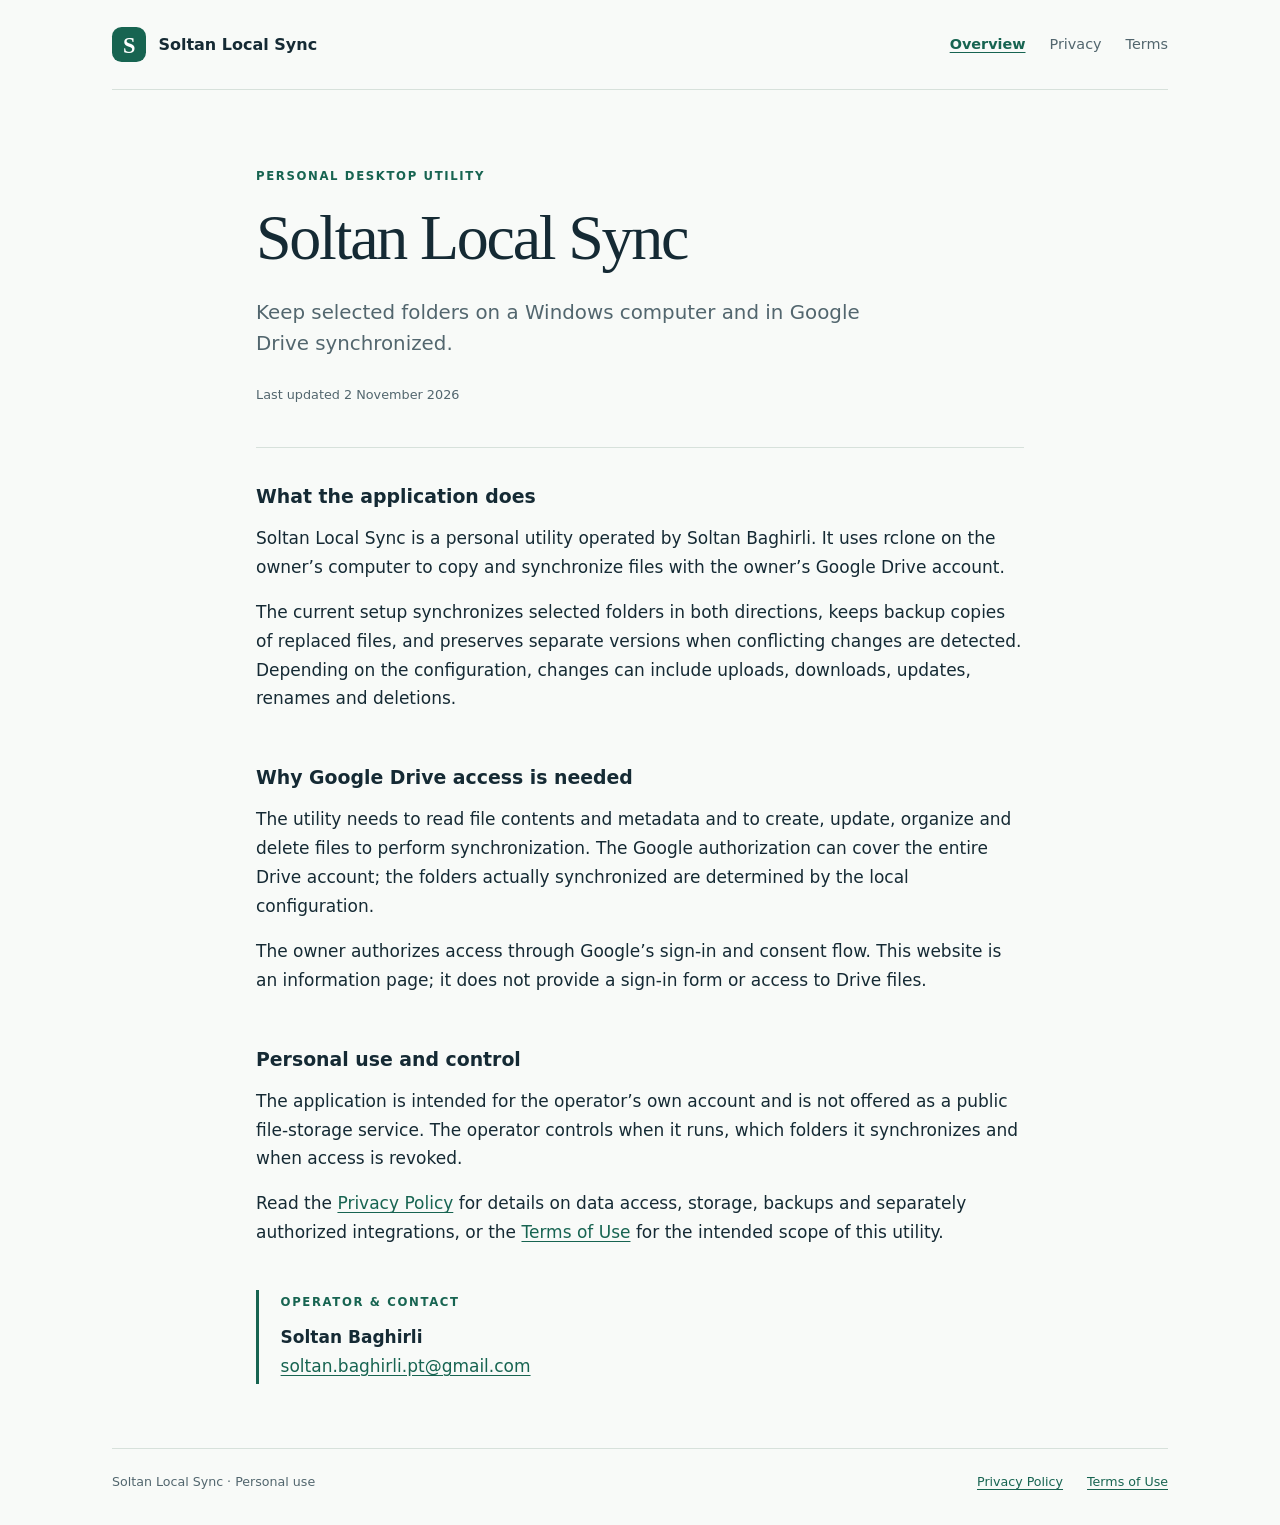
<file: index.html>
<!doctype html>
<html lang="en">
<head>
  <meta charset="utf-8">
  <meta name="viewport" content="width=device-width, initial-scale=1">
  <meta name="description" content="A personal desktop utility for synchronizing selected local folders with the owner’s Google Drive.">
  <meta name="referrer" content="strict-origin-when-cross-origin">
  <title>Soltan Local Sync</title>
  <link rel="stylesheet" href="styles.css">
</head>
<body>
<a class="skip" href="#main">Skip to content</a>
<div class="shell">
  <header class="site-header">
    <a class="brand" href="index.html"><span class="brand-mark" aria-hidden="true">S</span>Soltan Local Sync</a>
    <nav aria-label="Main navigation"><a href="index.html" aria-current="page">Overview</a><a href="privacy.html">Privacy</a><a href="terms.html">Terms</a></nav>
  </header>
  <main id="main">
    <div class="intro"><p class="eyebrow">Personal desktop utility</p>
      <h1>Soltan Local Sync</h1><p class="lead">Keep selected folders on a Windows computer and in Google Drive synchronized.</p>
      <p class="date">Last updated 2 November 2026</p>
    </div>
    <div class="document">
<section aria-labelledby="purpose"><h2 id="purpose">What the application does</h2>
<p>Soltan Local Sync is a personal utility operated by Soltan Baghirli. It uses rclone on the owner’s computer to copy and synchronize files with the owner’s Google Drive account.</p>
<p>The current setup synchronizes selected folders in both directions, keeps backup copies of replaced files, and preserves separate versions when conflicting changes are detected. Depending on the configuration, changes can include uploads, downloads, updates, renames and deletions.</p></section>
<section aria-labelledby="access"><h2 id="access">Why Google Drive access is needed</h2>
<p>The utility needs to read file contents and metadata and to create, update, organize and delete files to perform synchronization. The Google authorization can cover the entire Drive account; the folders actually synchronized are determined by the local configuration.</p>
<p>The owner authorizes access through Google’s sign-in and consent flow. This website is an information page; it does not provide a sign-in form or access to Drive files.</p></section>
<section aria-labelledby="control"><h2 id="control">Personal use and control</h2>
<p>The application is intended for the operator’s own account and is not offered as a public file-storage service. The operator controls when it runs, which folders it synchronizes and when access is revoked.</p>
<p>Read the <a href="privacy.html">Privacy Policy</a> for details on data access, storage, backups and separately authorized integrations, or the <a href="terms.html">Terms of Use</a> for the intended scope of this utility.</p></section>
</div>
    <aside class="contact" aria-label="Operator contact"><p class="eyebrow">Operator &amp; contact</p>
      <p><strong>Soltan Baghirli</strong><br><a href="mailto:soltan.baghirli.pt@gmail.com">soltan.baghirli.pt@gmail.com</a></p>
    </aside>
  </main>
  <footer><span>Soltan Local Sync · Personal use</span><a href="privacy.html">Privacy Policy</a><a href="terms.html">Terms of Use</a></footer>
</div>
</body>
</html>
</file>
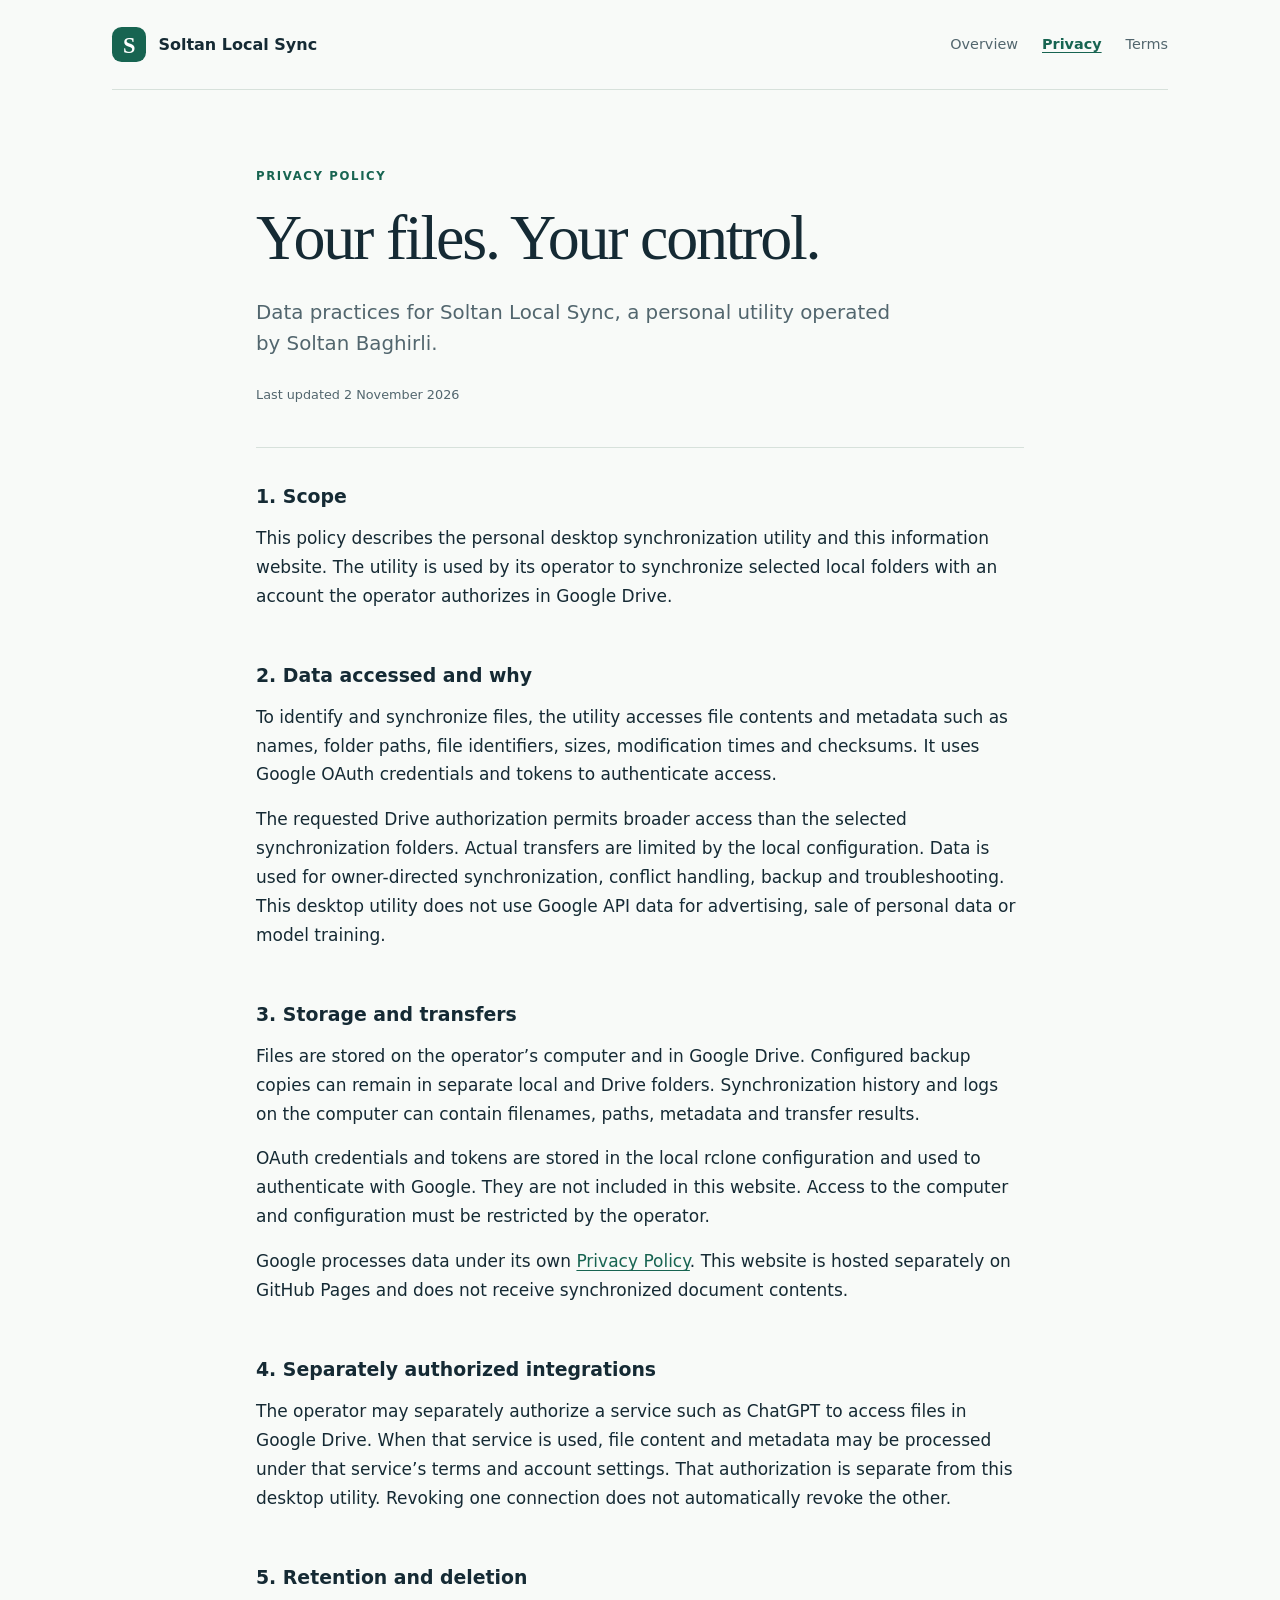
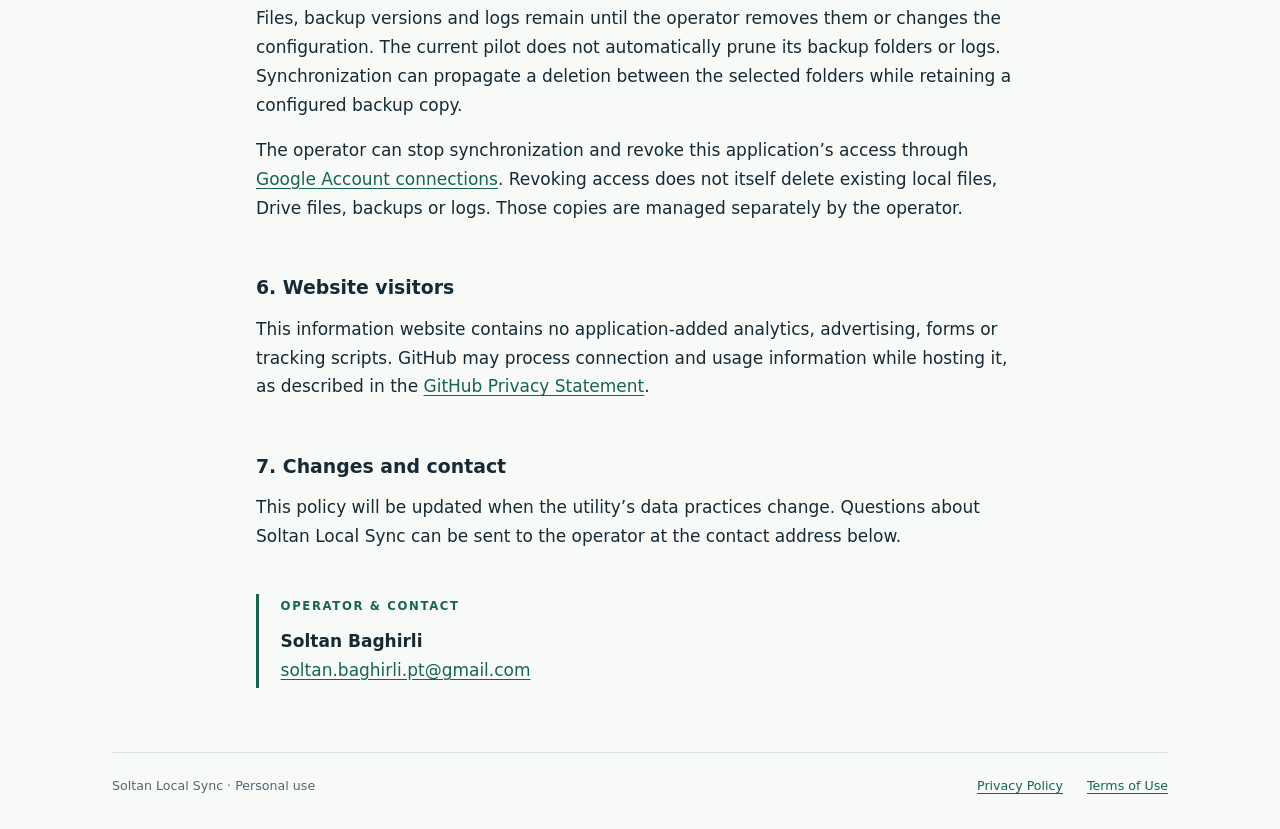
<file: privacy.html>
<!doctype html>
<html lang="en">
<head>
  <meta charset="utf-8">
  <meta name="viewport" content="width=device-width, initial-scale=1">
  <meta name="description" content="How Soltan Local Sync accesses, uses and stores Google Drive data for personal file synchronization.">
  <meta name="referrer" content="strict-origin-when-cross-origin">
  <title>Privacy Policy · Soltan Local Sync</title>
  <link rel="stylesheet" href="styles.css">
</head>
<body>
<a class="skip" href="#main">Skip to content</a>
<div class="shell">
  <header class="site-header">
    <a class="brand" href="index.html"><span class="brand-mark" aria-hidden="true">S</span>Soltan Local Sync</a>
    <nav aria-label="Main navigation"><a href="index.html">Overview</a><a href="privacy.html" aria-current="page">Privacy</a><a href="terms.html">Terms</a></nav>
  </header>
  <main id="main">
    <div class="intro"><p class="eyebrow">Privacy Policy</p>
      <h1>Your files. Your control.</h1><p class="lead">Data practices for Soltan Local Sync, a personal utility operated by Soltan Baghirli.</p>
      <p class="date">Last updated 2 November 2026</p>
    </div>
    <div class="document">
<section aria-labelledby="scope"><h2 id="scope">1. Scope</h2>
<p>This policy describes the personal desktop synchronization utility and this information website. The utility is used by its operator to synchronize selected local folders with an account the operator authorizes in Google Drive.</p></section>
<section aria-labelledby="data"><h2 id="data">2. Data accessed and why</h2>
<p>To identify and synchronize files, the utility accesses file contents and metadata such as names, folder paths, file identifiers, sizes, modification times and checksums. It uses Google OAuth credentials and tokens to authenticate access.</p>
<p>The requested Drive authorization permits broader access than the selected synchronization folders. Actual transfers are limited by the local configuration. Data is used for owner-directed synchronization, conflict handling, backup and troubleshooting. This desktop utility does not use Google API data for advertising, sale of personal data or model training.</p></section>
<section aria-labelledby="storage"><h2 id="storage">3. Storage and transfers</h2>
<p>Files are stored on the operator’s computer and in Google Drive. Configured backup copies can remain in separate local and Drive folders. Synchronization history and logs on the computer can contain filenames, paths, metadata and transfer results.</p>
<p>OAuth credentials and tokens are stored in the local rclone configuration and used to authenticate with Google. They are not included in this website. Access to the computer and configuration must be restricted by the operator.</p>
<p>Google processes data under its own <a href="https://policies.google.com/privacy">Privacy Policy</a>. This website is hosted separately on GitHub Pages and does not receive synchronized document contents.</p></section>
<section aria-labelledby="integrations"><h2 id="integrations">4. Separately authorized integrations</h2>
<p>The operator may separately authorize a service such as ChatGPT to access files in Google Drive. When that service is used, file content and metadata may be processed under that service’s terms and account settings. That authorization is separate from this desktop utility. Revoking one connection does not automatically revoke the other.</p></section>
<section aria-labelledby="retention"><h2 id="retention">5. Retention and deletion</h2>
<p>Files, backup versions and logs remain until the operator removes them or changes the configuration. The current pilot does not automatically prune its backup folders or logs. Synchronization can propagate a deletion between the selected folders while retaining a configured backup copy.</p>
<p>The operator can stop synchronization and revoke this application’s access through <a href="https://myaccount.google.com/connections">Google Account connections</a>. Revoking access does not itself delete existing local files, Drive files, backups or logs. Those copies are managed separately by the operator.</p></section>
<section aria-labelledby="website"><h2 id="website">6. Website visitors</h2>
<p>This information website contains no application-added analytics, advertising, forms or tracking scripts. GitHub may process connection and usage information while hosting it, as described in the <a href="https://docs.github.com/en/site-policy/privacy-policies/github-general-privacy-statement">GitHub Privacy Statement</a>.</p></section>
<section aria-labelledby="changes"><h2 id="changes">7. Changes and contact</h2>
<p>This policy will be updated when the utility’s data practices change. Questions about Soltan Local Sync can be sent to the operator at the contact address below.</p></section>
</div>
    <aside class="contact" aria-label="Operator contact"><p class="eyebrow">Operator &amp; contact</p>
      <p><strong>Soltan Baghirli</strong><br><a href="mailto:soltan.baghirli.pt@gmail.com">soltan.baghirli.pt@gmail.com</a></p>
    </aside>
  </main>
  <footer><span>Soltan Local Sync · Personal use</span><a href="privacy.html">Privacy Policy</a><a href="terms.html">Terms of Use</a></footer>
</div>
</body>
</html>
</file>
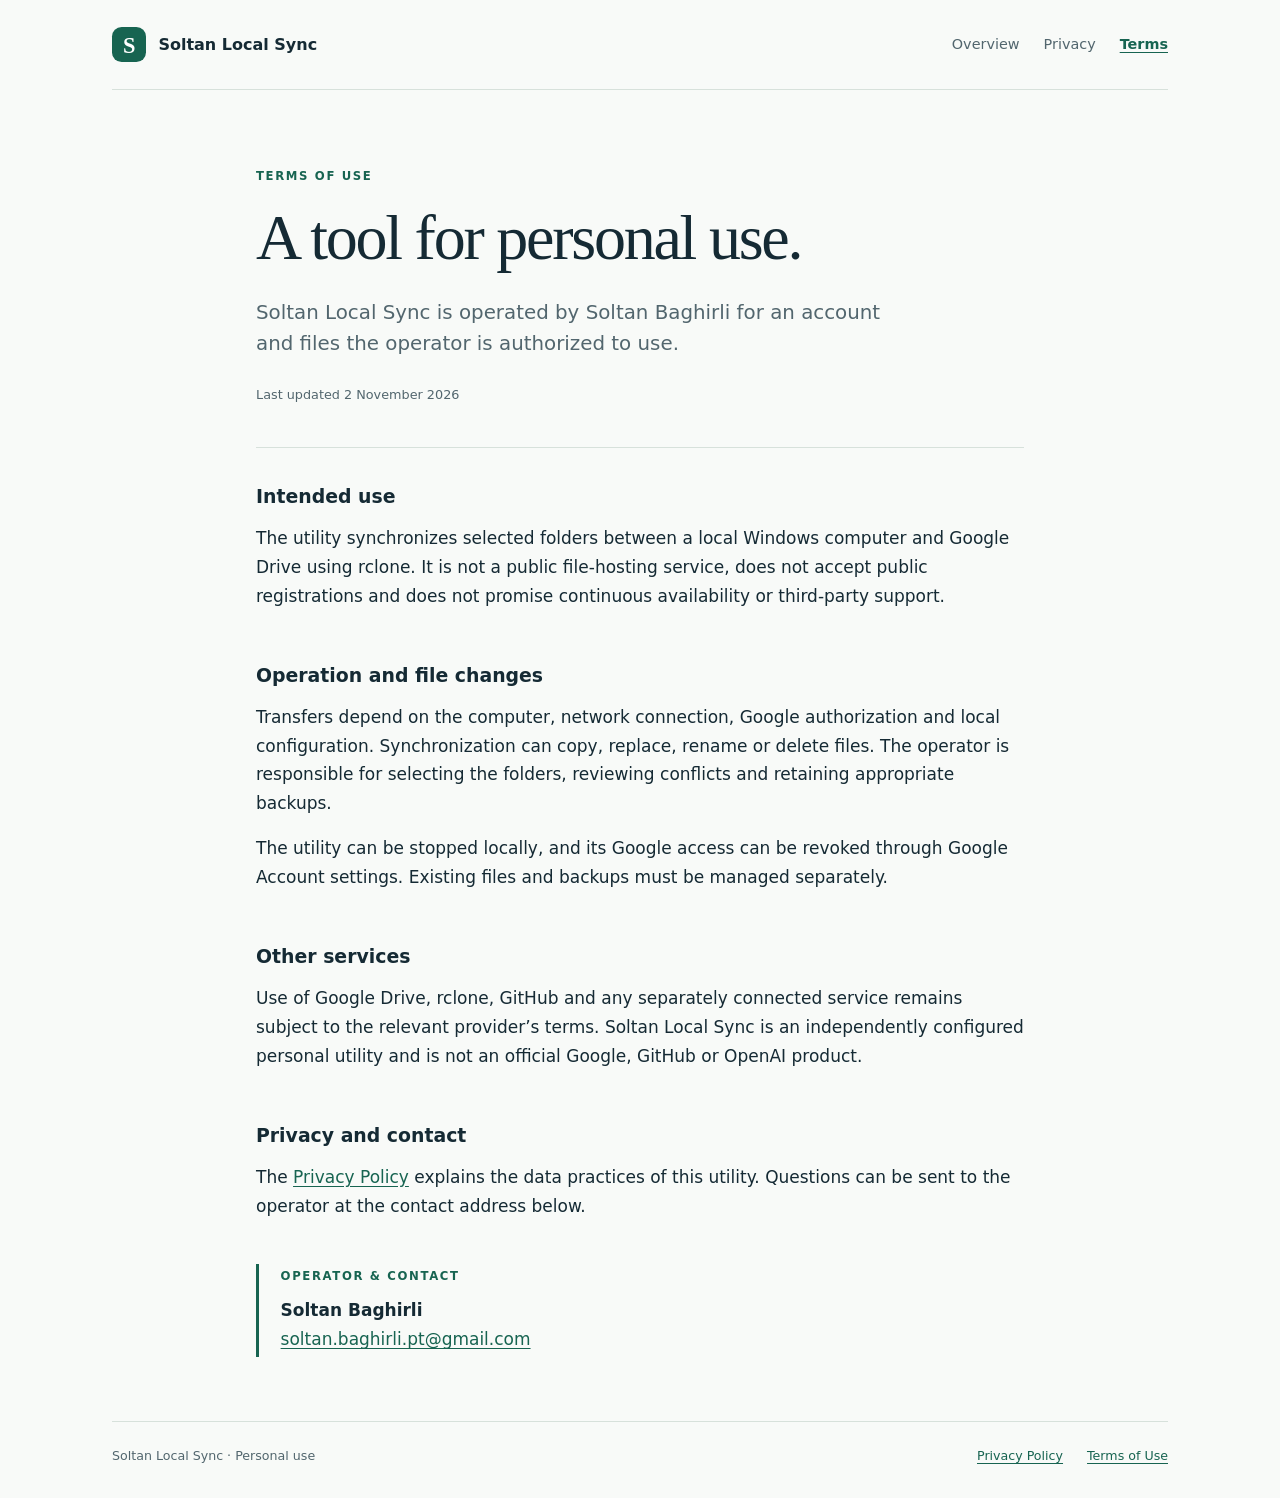
<file: terms.html>
<!doctype html>
<html lang="en">
<head>
  <meta charset="utf-8">
  <meta name="viewport" content="width=device-width, initial-scale=1">
  <meta name="description" content="The intended scope and operation of the personal Soltan Local Sync utility.">
  <meta name="referrer" content="strict-origin-when-cross-origin">
  <title>Terms of Use · Soltan Local Sync</title>
  <link rel="stylesheet" href="styles.css">
</head>
<body>
<a class="skip" href="#main">Skip to content</a>
<div class="shell">
  <header class="site-header">
    <a class="brand" href="index.html"><span class="brand-mark" aria-hidden="true">S</span>Soltan Local Sync</a>
    <nav aria-label="Main navigation"><a href="index.html">Overview</a><a href="privacy.html">Privacy</a><a href="terms.html" aria-current="page">Terms</a></nav>
  </header>
  <main id="main">
    <div class="intro"><p class="eyebrow">Terms of Use</p>
      <h1>A tool for personal use.</h1><p class="lead">Soltan Local Sync is operated by Soltan Baghirli for an account and files the operator is authorized to use.</p>
      <p class="date">Last updated 2 November 2026</p>
    </div>
    <div class="document">
<section aria-labelledby="purpose"><h2 id="purpose">Intended use</h2>
<p>The utility synchronizes selected folders between a local Windows computer and Google Drive using rclone. It is not a public file-hosting service, does not accept public registrations and does not promise continuous availability or third-party support.</p></section>
<section aria-labelledby="operation"><h2 id="operation">Operation and file changes</h2>
<p>Transfers depend on the computer, network connection, Google authorization and local configuration. Synchronization can copy, replace, rename or delete files. The operator is responsible for selecting the folders, reviewing conflicts and retaining appropriate backups.</p>
<p>The utility can be stopped locally, and its Google access can be revoked through Google Account settings. Existing files and backups must be managed separately.</p></section>
<section aria-labelledby="services"><h2 id="services">Other services</h2>
<p>Use of Google Drive, rclone, GitHub and any separately connected service remains subject to the relevant provider’s terms. Soltan Local Sync is an independently configured personal utility and is not an official Google, GitHub or OpenAI product.</p></section>
<section aria-labelledby="privacy"><h2 id="privacy">Privacy and contact</h2>
<p>The <a href="privacy.html">Privacy Policy</a> explains the data practices of this utility. Questions can be sent to the operator at the contact address below.</p></section>
</div>
    <aside class="contact" aria-label="Operator contact"><p class="eyebrow">Operator &amp; contact</p>
      <p><strong>Soltan Baghirli</strong><br><a href="mailto:soltan.baghirli.pt@gmail.com">soltan.baghirli.pt@gmail.com</a></p>
    </aside>
  </main>
  <footer><span>Soltan Local Sync · Personal use</span><a href="privacy.html">Privacy Policy</a><a href="terms.html">Terms of Use</a></footer>
</div>
</body>
</html>
</file>
<file: styles.css>
:root{color-scheme:light;--ink:#152a34;--muted:#52666e;--accent:#176451;--paper:#f8faf8;--line:#d7e1db}
*{box-sizing:border-box}
html{scroll-behavior:smooth}
body{margin:0;background:var(--paper);color:var(--ink);font-family:system-ui,-apple-system,"Segoe UI",sans-serif;font-size:17px;line-height:1.7}
a{color:var(--accent);text-underline-offset:.2em;overflow-wrap:anywhere}
a:hover{text-decoration-thickness:2px}
a:focus-visible{outline:3px solid #c4821a;outline-offset:5px;border-radius:2px}
.shell{width:min(100% - 3rem,66rem);margin:0 auto}
.site-header{display:flex;align-items:center;justify-content:space-between;gap:1.5rem;padding:1.7rem 0;border-bottom:1px solid var(--line)}
.brand{display:flex;gap:.75rem;align-items:center;font-size:1rem;font-weight:700;text-decoration:none;color:var(--ink)}
.brand-mark{display:grid;place-items:center;width:2.15rem;height:2.15rem;background:var(--accent);border-radius:.6rem;color:#fff;font-family:Georgia,serif;font-size:1.4rem}
nav{display:flex;gap:1.5rem;font-size:.9rem}
nav a{text-decoration:none;color:var(--muted)}
nav a[aria-current=page]{color:var(--accent);font-weight:700;text-decoration:underline}
main{max-width:48rem;margin:0 auto}
.intro{padding:4.8rem 0 2.6rem;border-bottom:1px solid var(--line)}
.eyebrow{text-transform:uppercase;letter-spacing:.14em;font-size:.73rem;font-weight:750;color:var(--accent);margin:0 0 1rem}
h1{font-family:Georgia,"Times New Roman",serif;font-size:clamp(2.4rem,5vw,4rem);line-height:1.12;letter-spacing:-.035em;font-weight:500;margin:0 0 1.5rem}
.lead{font-size:1.24rem;line-height:1.55;max-width:40rem;margin:0;color:var(--muted)}
.date{font-size:.8rem;color:var(--muted);margin:1.5rem 0 0}
.document section{padding-top:2.2rem}
h2{font-size:1.18rem;line-height:1.4;margin:0 0 .9rem;font-weight:700}
p{margin:0 0 1rem}
.contact{margin:2.7rem 0 4rem;border-left:3px solid var(--accent);padding:.2rem 0 .2rem 1.35rem}
.contact .eyebrow{margin-bottom:.6rem}
.contact p:last-child{margin-bottom:0}
footer{border-top:1px solid var(--line);padding:1.4rem 0 2rem;display:flex;gap:1.5rem;flex-wrap:wrap;font-size:.79rem;color:var(--muted)}
footer span{margin-right:auto}
.skip{position:fixed;top:-8rem;left:1rem;background:#fff;padding:.8rem 1rem;z-index:2}
.skip:focus{top:1rem}
@media(max-width:600px){.shell{width:calc(100% - 2rem)}.site-header{align-items:flex-start;flex-direction:column;gap:1rem}nav{gap:1.7rem}.intro{padding-top:3rem}.lead{font-size:1.1rem}footer span{width:100%}.contact a{font-size:.94rem}}
@media(prefers-reduced-motion:reduce){html{scroll-behavior:auto}}
</file>
